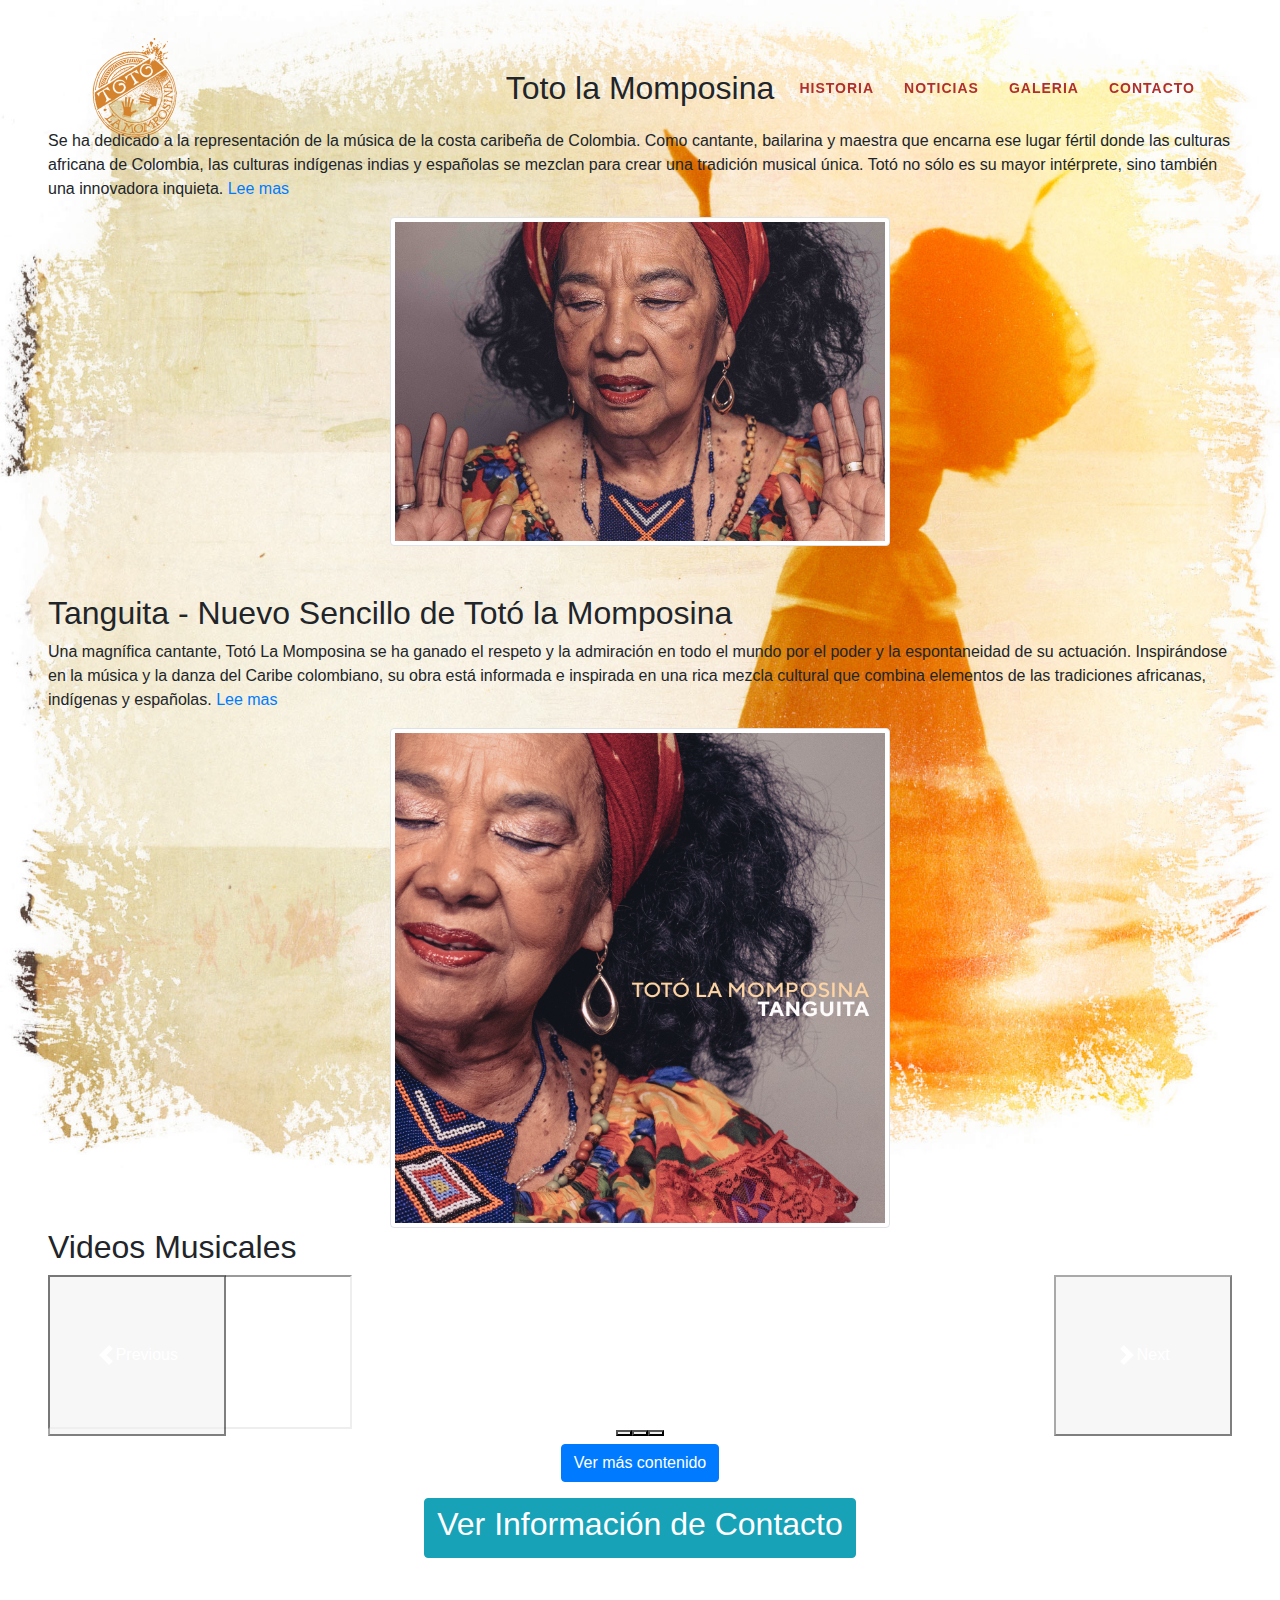
<file: index.html>
<!DOCTYPE html>
<html>
  <head>
    <meta charset="UTF-8" />
    <meta name="viewport" content="width=device-width, initial-scale=1.0" />

    <!-- Bootstrap CDN -->
    <link
      href="https://cdn.jsdelivr.net/npm/bootstrap@5.1.3/dist/css/bootstrap.min.css"
      rel="stylesheet"
      integrity="sha384-1BmE4kWBq78iYhFldvKuhfTAU6auU8tT94WrHftjDbrCEXSU1oBoqyl2QvZ6jIW3"
      crossorigin="anonymous"
    />

    <link
      rel="stylesheet"
      href="https://stackpath.bootstrapcdn.com/bootstrap/4.3.1/css/bootstrap.min.css"
      integrity="sha384-ggOyR0iXCbMQv3Xipma34MD+dH/1fQ784/j6cY/iJTQUOhcWr7x9JvoRxT2MZw1T"
      crossorigin="anonymous"
    />

    <link rel="stylesheet" href="./assets/css/normalize.css" />
    <link rel="stylesheet" href="./assets/css/style.css" />
    <link rel="stylesheet" href="./assets/css/newIndex.css" />
    <link rel="stylesheet" href="./assets/css/stylegaleria.css" />

    <title>Toto la momposina</title>
  </head>
  <body>
    <header class="main-header">
      <div class="container">
        <nav class="navbar navbar-expand-lg main-nav px-0">
          <a class="navbar-brand" href="./index.html">
            <img src="./assets/img/toto-logo.png" />
          </a>
          <button
            class="navbar-toggler"
            type="button"
            data-toggle="collapse"
            data-target="#mainMenu"
            aria-controls="mainMenu"
            aria-expanded="false"
            aria-label="Toggle navigation"
          >
            <span class="icon-bar icon-bar-1"></span>
            <span class="icon-bar icon-bar-2"></span>
            <span class="icon-bar icon-bar-3"></span>
          </button>
          <div class="collapse navbar-collapse" id="mainMenu">
            <ul class="navbar-nav ml-auto text-uppercase f1">
              <li>
                <a href="./historia.html">Historia</a>
              </li>
              <li>
                <a href="./noticias.html">Noticias</a>
              </li>
              <li>
                <a href="./galeria.html">Galeria</a>
              </li>
              <li>
                <a href="./contacto.html">Contacto</a>
              </li>
            </ul>
          </div>
        </nav>
      </div>
      <!-- /.container -->
    </header>

    <div class="p-5 h-100">
      <div class="d-flex align-items-center h-100 mb-5">
        <div class="">
          <h1 class="fw-bold text-center">Toto la Momposina</h1>
          <p class="fs-3">
            Se ha dedicado a la representación de la música de la costa caribeña
            de Colombia. Como cantante, bailarina y maestra que encarna ese
            lugar fértil donde las culturas africana de Colombia, las culturas
            indígenas indias y españolas se mezclan para crear una tradición
            musical única. Totó no sólo es su mayor intérprete, sino también una
            innovadora inquieta. <a href="historia.html">Lee mas</a>
          </p>
          <img
            class="img-thumbnail mx-auto d-block img-500"
            src="./assets/img/toto-la-momposina.jpeg"
            alt="toto-la-momposina.jpeg"
          />
        </div>
      </div>

      <div class="d-flex align-items-center h-100">
        <div class="">
          <h2 class="fw-bold">
            Tanguita - Nuevo Sencillo de Totó la Momposina
          </h2>
          <p class="fs-3">
            Una magnífica cantante, Totó La Momposina se ha ganado el respeto y
            la admiración en todo el mundo por el poder y la espontaneidad de su
            actuación. Inspirándose en la música y la danza del Caribe
            colombiano, su obra está informada e inspirada en una rica mezcla
            cultural que combina elementos de las tradiciones africanas,
            indígenas y españolas.
            <a href="noticias.html">Lee mas</a>
          </p>
          <img
            class="img-thumbnail mx-auto d-block img-500"
            src="./assets/img/TLM_Tanguita2.jpg"
            alt="toto-la-momposina.jpeg"
          />
        </div>
      </div>

      <div class="">
        <h2 class="fw-bold">Videos Musicales</h2>
        <div
          id="carouselExampleIndicators"
          class="carousel slide"
          data-bs-ride="carousel"
        >
          <div class="carousel-indicators">
            <button
              type="button"
              data-bs-target="#carouselExampleIndicators"
              data-bs-slide-to="0"
              class="active"
              aria-current="true"
              aria-label="Slide 1"
            ></button>
            <button
              type="button"
              data-bs-target="#carouselExampleIndicators"
              data-bs-slide-to="1"
              aria-label="Slide 2"
            ></button>
            <button
              type="button"
              data-bs-target="#carouselExampleIndicators"
              data-bs-slide-to="2"
              aria-label="Slide 3"
            ></button>
          </div>
          <div class="carousel-inner">
            <div class="carousel-item active ratio ratio-21x9">
              <iframe
                src="https://www.youtube.com/embed/3wN5YcDTx0Y"
                title="YouTube video player"
                allow="accelerometer; autoplay; clipboard-write; encrypted-media; gyroscope; picture-in-picture"
                allowfullscreen
              ></iframe>
            </div>
            <div class="carousel-item ratio ratio-21x9">
              <iframe
                src="https://www.youtube.com/embed/LnmtdHiKdTE"
                title="YouTube video player"
                allow="accelerometer; autoplay; clipboard-write; encrypted-media; gyroscope; picture-in-picture"
                allowfullscreen
              ></iframe>
            </div>
            <div class="carousel-item ratio ratio-21x9">
              <iframe
                src="https://www.youtube.com/embed/xObESuNVEgw"
                title="YouTube video player"
                allow="accelerometer; autoplay; clipboard-write; encrypted-media; gyroscope; picture-in-picture"
                allowfullscreen
              ></iframe>
            </div>
          </div>
          <button
            class="carousel-control-prev"
            type="button"
            data-bs-target="#carouselExampleIndicators"
            data-bs-slide="prev"
          >
            <span class="carousel-control-prev-icon" aria-hidden="true"></span>
            <span class="visually-hidden">Previous</span>
          </button>
          <button
            class="carousel-control-next"
            type="button"
            data-bs-target="#carouselExampleIndicators"
            data-bs-slide="next"
          >
            <span class="carousel-control-next-icon" aria-hidden="true"></span>
            <span class="visually-hidden">Next</span>
          </button>
        </div>
        <div class="p-2 text-center">
          <a class="btn btn-primary" href="#carouselExample./galeria.html"
            >Ver más contenido</a
          >
        </div>
      </div>

      <div class="p-2 text-center">
        <a href="./contacto.html" class="btn btn-info">
          <h2>Ver Información de Contacto</h2>
        </a>
      </div>
    </div>

    <!-- Bootstrap Bundle JS -->
    <script
      src="https://cdn.jsdelivr.net/npm/bootstrap@5.1.3/dist/js/bootstrap.bundle.min.js"
      integrity="sha384-ka7Sk0Gln4gmtz2MlQnikT1wXgYsOg+OMhuP+IlRH9sENBO0LRn5q+8nbTov4+1p"
      crossorigin="anonymous"
    ></script>
  </body>
</html>
</file>
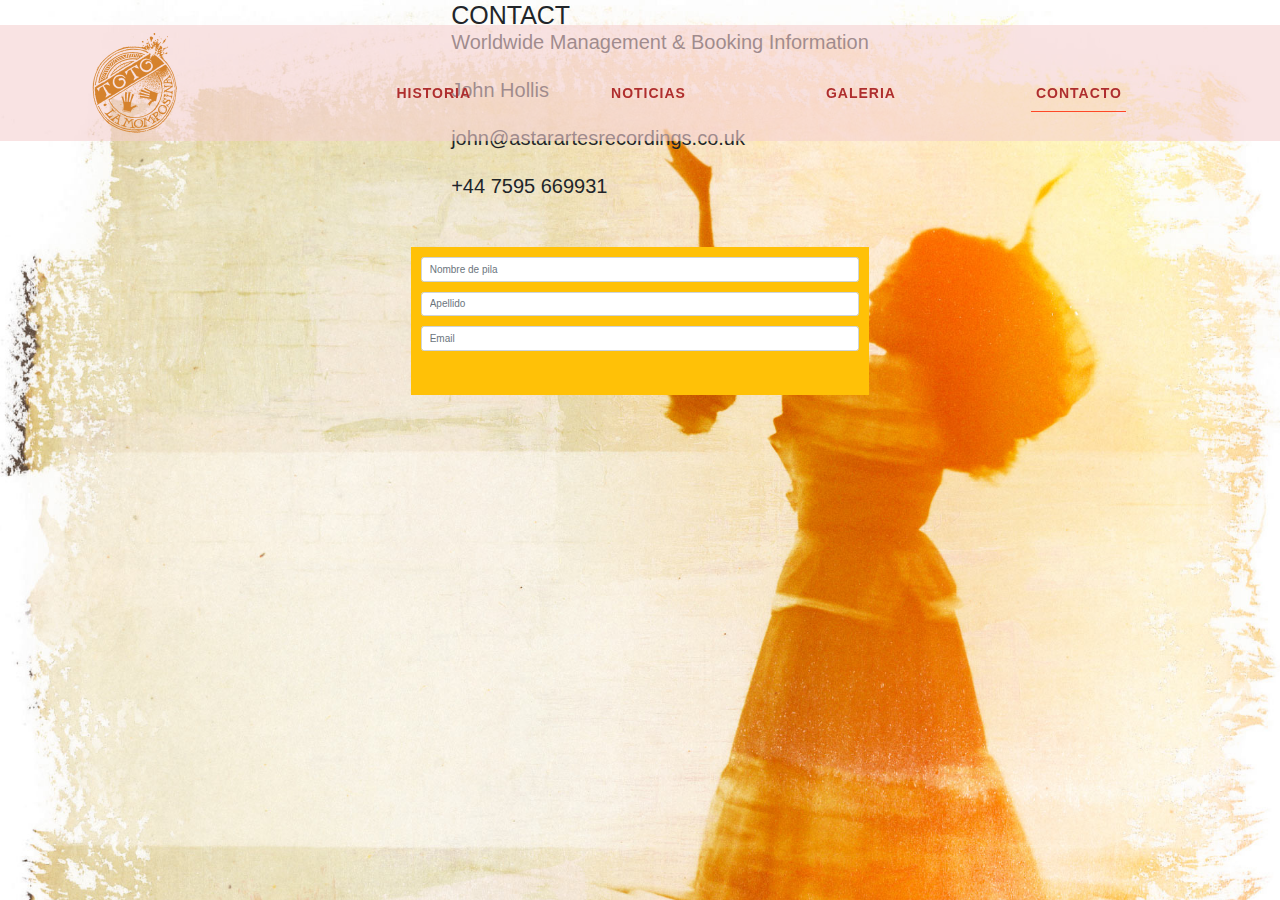
<file: contacto.html>
<!DOCTYPE html>
<html lang="en">
<head>
  <meta charset="UTF-8" />
  <meta name="viewport" content="width=device-width, initial-scale=1.0" />
  <link rel="stylesheet" href="./assets/css/index.css" />
  <link rel="stylesheet" href="./assets/css/normalize.css" />
  <link rel="stylesheet" href="./assets/css/styleContacto.css" />
  <link rel="stylesheet" href="./assets/css/stylegaleria.css" />
  <title>CONTACT | Totó La Momposina</title>

  <link href="https://cdn.jsdelivr.net/npm/bootstrap@5.1.3/dist/css/bootstrap.min.css" rel="stylesheet" integrity="sha384-1BmE4kWBq78iYhFldvKuhfTAU6auU8tT94WrHftjDbrCEXSU1oBoqyl2QvZ6jIW3" crossorigin="anonymous">
  <link
      rel="stylesheet"
      href="https://stackpath.bootstrapcdn.com/bootstrap/4.3.1/css/bootstrap.min.css"
      integrity="sha384-ggOyR0iXCbMQv3Xipma34MD+dH/1fQ784/j6cY/iJTQUOhcWr7x9JvoRxT2MZw1T"
      crossorigin="anonymous"
  />


</head>
<body>
    <header class="main-header">
      <div class="container">
        <nav class="navbar navbar-expand-lg main-nav px-0">
          <a class="navbar-brand" href="./index.html">
            <img src="./assets/img/toto-logo.png" />
          </a>
          <button
            class="navbar-toggler"
            type="button"
            data-toggle="collapse"
            data-target="#mainMenu"
            aria-controls="mainMenu"
            aria-expanded="false"
            aria-label="Toggle navigation"
          >
            <span class="icon-bar icon-bar-1"></span>
            <span class="icon-bar icon-bar-2"></span>
            <span class="icon-bar icon-bar-3"></span>
          </button>
          <div class="collapse navbar-collapse" id="mainMenu">
            <ul class="navbar-nav ml-auto text-uppercase f1">
              <li>
                <a href="./historia.html">Historia</a>
              </li>
              <li>
                <a href="./noticias.html">Noticias</a>
              </li>
              <li>
                <a href="./galeria.html">Galeria</a>
              </li>
              <li>
                <a href="./contacto.html" class="active active-first">Contacto</a>
              </li>
            </ul>
          </div>
        </nav>
      </div>
      <!-- /.container -->
    </header>

    <div class= "h-100 d-flex justify-content-center flex-column align-items-center">

      <div class="">

            <h2>
              <ol>
                <h1>CONTACT</h1>
                <div>Worldwide Management &  Booking Information</div> <br>
              <div>John Hollis</div><br>
              <div>john@astarartesrecordings.co.uk</div><br>
              <div>+44 7595 669931</div><br>
            </h2>
              </ol>
            <br>
            <div class="formulario">
            <div class="container-sm p-3 mb-2 bg-warning text-dark">
              <!-- formulario -->
              <div class="mb-3">
                <!-- <label for="formGroupExampleInput" class="form-label">Example label</label> -->
                <input type="text" class="form-control" id="formGroupExampleInput" placeholder="Nombre de pila">
              </div>
              <div class="mb-3">
                <!-- <label for="formGroupExampleInput2" class="form-label">Another label</label> -->
                <input type="text" class="form-control" id="formGroupExampleInput2" placeholder="Apellido">
              </div>
               <!-- email -->
               <div class="mb-3">
                <!-- <label for="formGroupExampleInput2" class="form-label">Another label</label> -->
                <input type="email" class="form-control" id="inputEmail3" placeholder="Email">  
              </div>
              <!-- FIN formulario -->

              <!-- BOTÓN SUSCRIBIR -->
              <div class="d-grid gap-2">
                <button type="button" class="btn btn-outline-warning btn btn-outline-warning d-grid gap-2 " aria-pressed="true">Suscribete</button>
            </div>
          </div>
            </div>
           </div>
        </div>
      </div> 

          

      <script src="https://cdn.jsdelivr.net/npm/bootstrap@5.1.3/dist/js/bootstrap.bundle.min.js" integrity="sha384-ka7Sk0Gln4gmtz2MlQnikT1wXgYsOg+OMhuP+IlRH9sENBO0LRn5q+8nbTov4+1p" crossorigin="anonymous"></script>

</body>
</html>
</file>
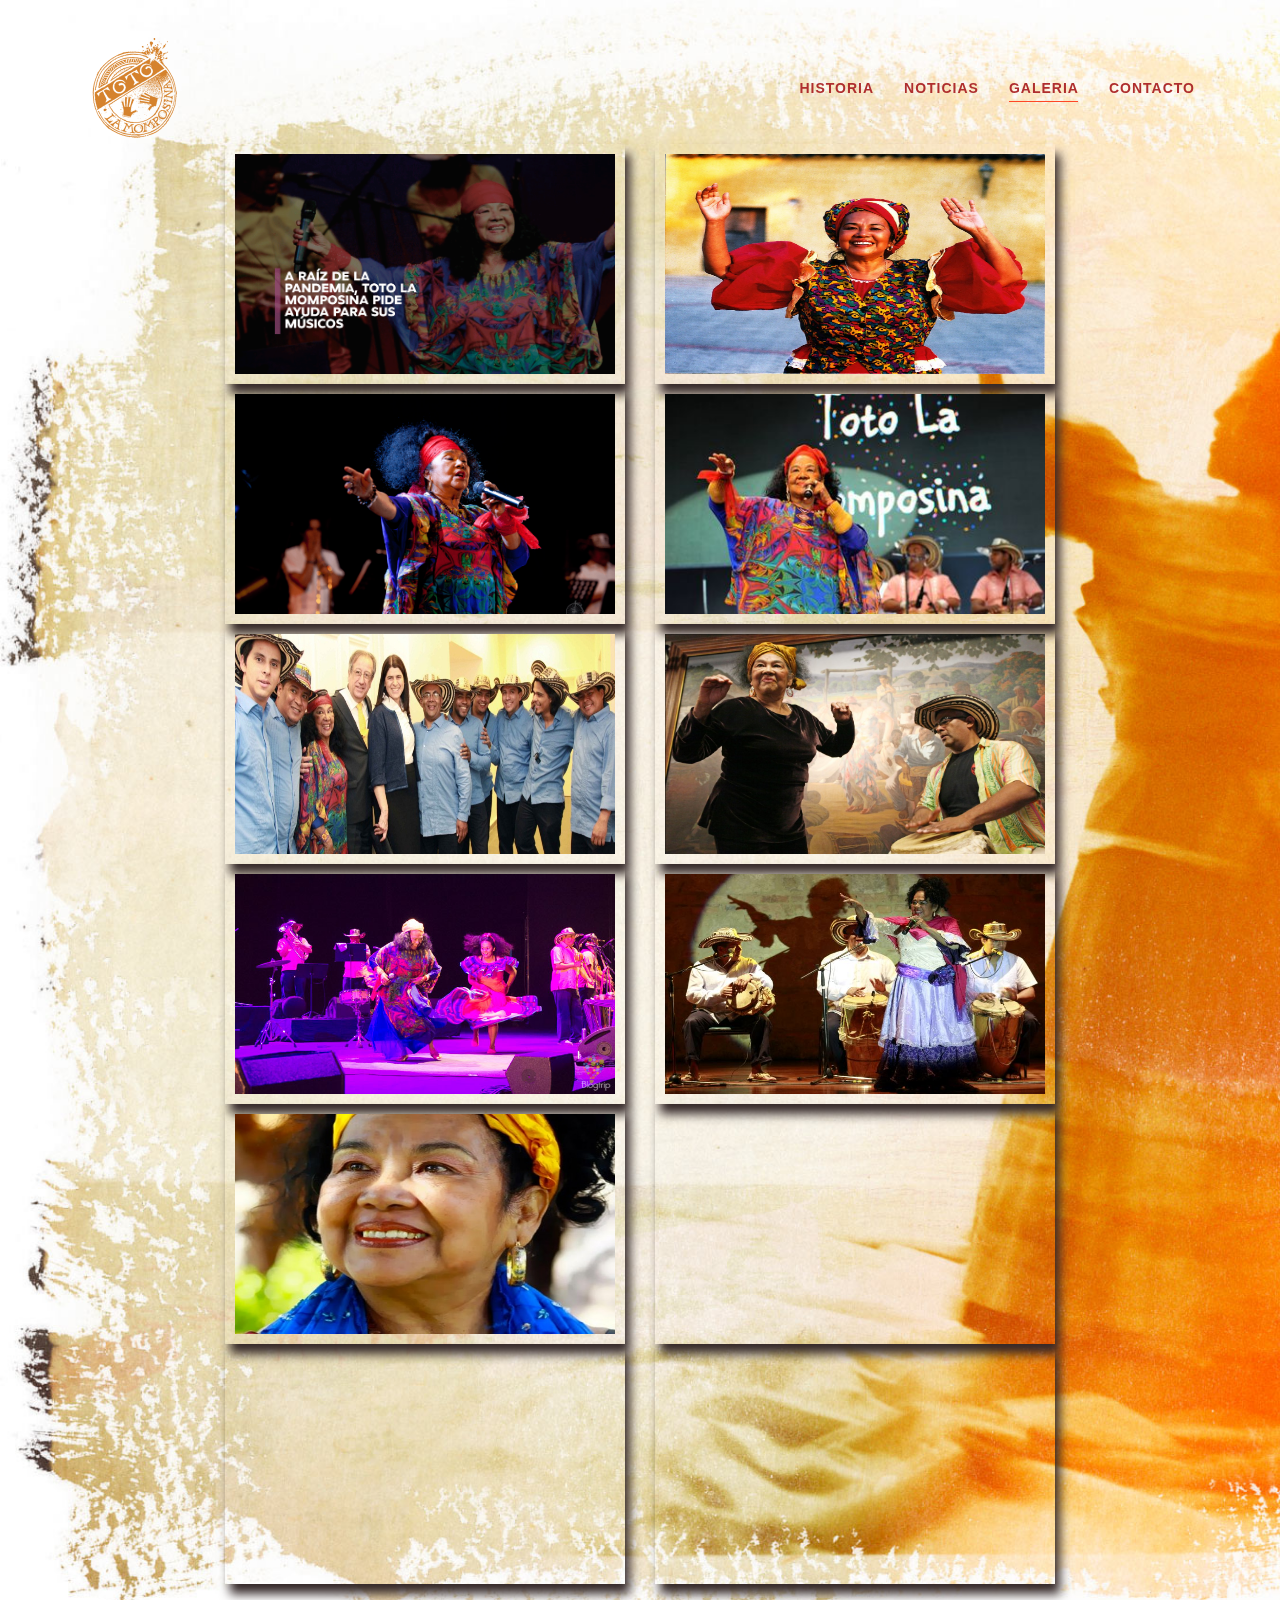
<file: galeria.html>
<html>
  <head>
    <meta charset="UTF-8" />
    <meta name="viewport" content="width=device-width, initial-scale=1.0" />

    <link
      href="https://cdn.jsdelivr.net/npm/bootstrap@5.1.3/dist/css/bootstrap.min.css"
      rel="stylesheet"
      integrity="sha384-1BmE4kWBq78iYhFldvKuhfTAU6auU8tT94WrHftjDbrCEXSU1oBoqyl2QvZ6jIW3"
      crossorigin="anonymous"
    />

    <link
      rel="stylesheet"
      href="https://stackpath.bootstrapcdn.com/bootstrap/4.3.1/css/bootstrap.min.css"
      integrity="sha384-ggOyR0iXCbMQv3Xipma34MD+dH/1fQ784/j6cY/iJTQUOhcWr7x9JvoRxT2MZw1T"
      crossorigin="anonymous"
    />

    <link rel="stylesheet" href="./assets/css/stylegaleria.css" />

    <title>Toto la momposina</title>
  </head>
  <body>
    <header class="main-header">
      <div class="container">
        <nav class="navbar navbar-expand-lg main-nav px-0">
          <a class="navbar-brand" href="./index.html">
            <img src="./assets/img/toto-logo.png" />
          </a>
          <button
            class="navbar-toggler"
            type="button"
            data-toggle="collapse"
            data-target="#mainMenu"
            aria-controls="mainMenu"
            aria-expanded="false"
            aria-label="Toggle navigation"
          >
            <span class="icon-bar icon-bar-1"></span>
            <span class="icon-bar icon-bar-2"></span>
            <span class="icon-bar icon-bar-3"></span>
          </button>
          <div class="collapse navbar-collapse" id="mainMenu">
            <ul class="navbar-nav ml-auto text-uppercase f1">
              <li>
                <a href="./historia.html">Historia</a>
              </li>
              <li>
                <a href="./noticias.html">Noticias</a>
              </li>
              <li>
                <a href="./galeria.html" class="active active-first">Galeria</a>
              </li>
              <li>
                <a href="./contacto.html">Contacto</a>
              </li>
            </ul>
          </div>
        </nav>
      </div>
      <!-- /.container -->
    </header>

    <section>
      <div class="container">
        <div class="pt-5">
          <div class="py-5 mt-5">
            <div class="row justify-content-md-center">
              <div class="col-md-auto">
                <img class="image" src="./assets/img/toto_01.jpg" alt="">
              </div>
              <div class="col-md-auto">
                <img class="image" src="./assets/img/toto_02.jpg" alt="">
              </div>
              <div class="col-md-auto">
                <img class="image" src="./assets/img/toto_03.jpg" alt="">
              </div>
              <div class="col-md-auto">
                <img class="image" src="./assets/img/toto_04.jpg" alt="">
              </div>
              <div class="col-md-auto">
                <img class="image" src="./assets/img/toto_05.jpg" alt="">
              </div>
              <div class="col-md-auto">
                <img class="image" src="./assets/img/toto_06.jpg" alt="">
              </div>
              <div class="col-md-auto">
                <img class="image" src="./assets/img/toto_07.jpg" alt="">
              </div>
              <div class="col-md-auto">
                <img class="image" src="./assets/img/toto_08.jpg" alt="">
              </div>
              <div class="col-md-auto">
                <img class="image" src="./assets/img/toto_09.jpg" alt="">
              </div>
              <div class="col-md-auto">
                <iframe class="image" src="https://www.youtube.com/embed/LnmtdHiKdTE" title="YouTube video player" frameborder="0" allowfullscreen></iframe>              </div>
              <div class="col-md-auto">
                <iframe class="image" src="https://www.youtube.com/embed/IPIsVpn8XM4" title="YouTube video player" frameborder="0" allowfullscreen></iframe>              </div>
              <div class="col-md-auto">
                <iframe class="image" src="https://www.youtube.com/embed/z5trCPFeq3c" title="YouTube video player" frameborder="0" allowfullscreen></iframe>              </div>
            </div>
          </div>
        </div>
      </div>
    </section>

    <script src="https://cdnjs.cloudflare.com/ajax/libs/jquery/2.1.1/jquery.min.js"></script>
    <script
      src="https://cdnjs.cloudflare.com/ajax/libs/popper.js/1.14.7/umd/popper.min.js"
      integrity="sha384-UO2eT0CpHqdSJQ6hJty5KVphtPhzWj9WO1clHTMGa3JDZwrnQq4sF86dIHNDz0W1"
      crossorigin="anonymous"
    ></script>
    <script
      src="https://stackpath.bootstrapcdn.com/bootstrap/4.3.1/js/bootstrap.min.js"
      integrity="sha384-JjSmVgyd0p3pXB1rRibZUAYoIIy6OrQ6VrjIEaFf/nJGzIxFDsf4x0xIM+B07jRM"
      crossorigin="anonymous"
    ></script>
    <script
      src="https://cdn.jsdelivr.net/npm/bootstrap@5.1.3/dist/js/bootstrap.bundle.min.js"
      integrity="sha384-ka7Sk0Gln4gmtz2MlQnikT1wXgYsOg+OMhuP+IlRH9sENBO0LRn5q+8nbTov4+1p"
      crossorigin="anonymous"
    ></script>
  </body>
</html>
</file>
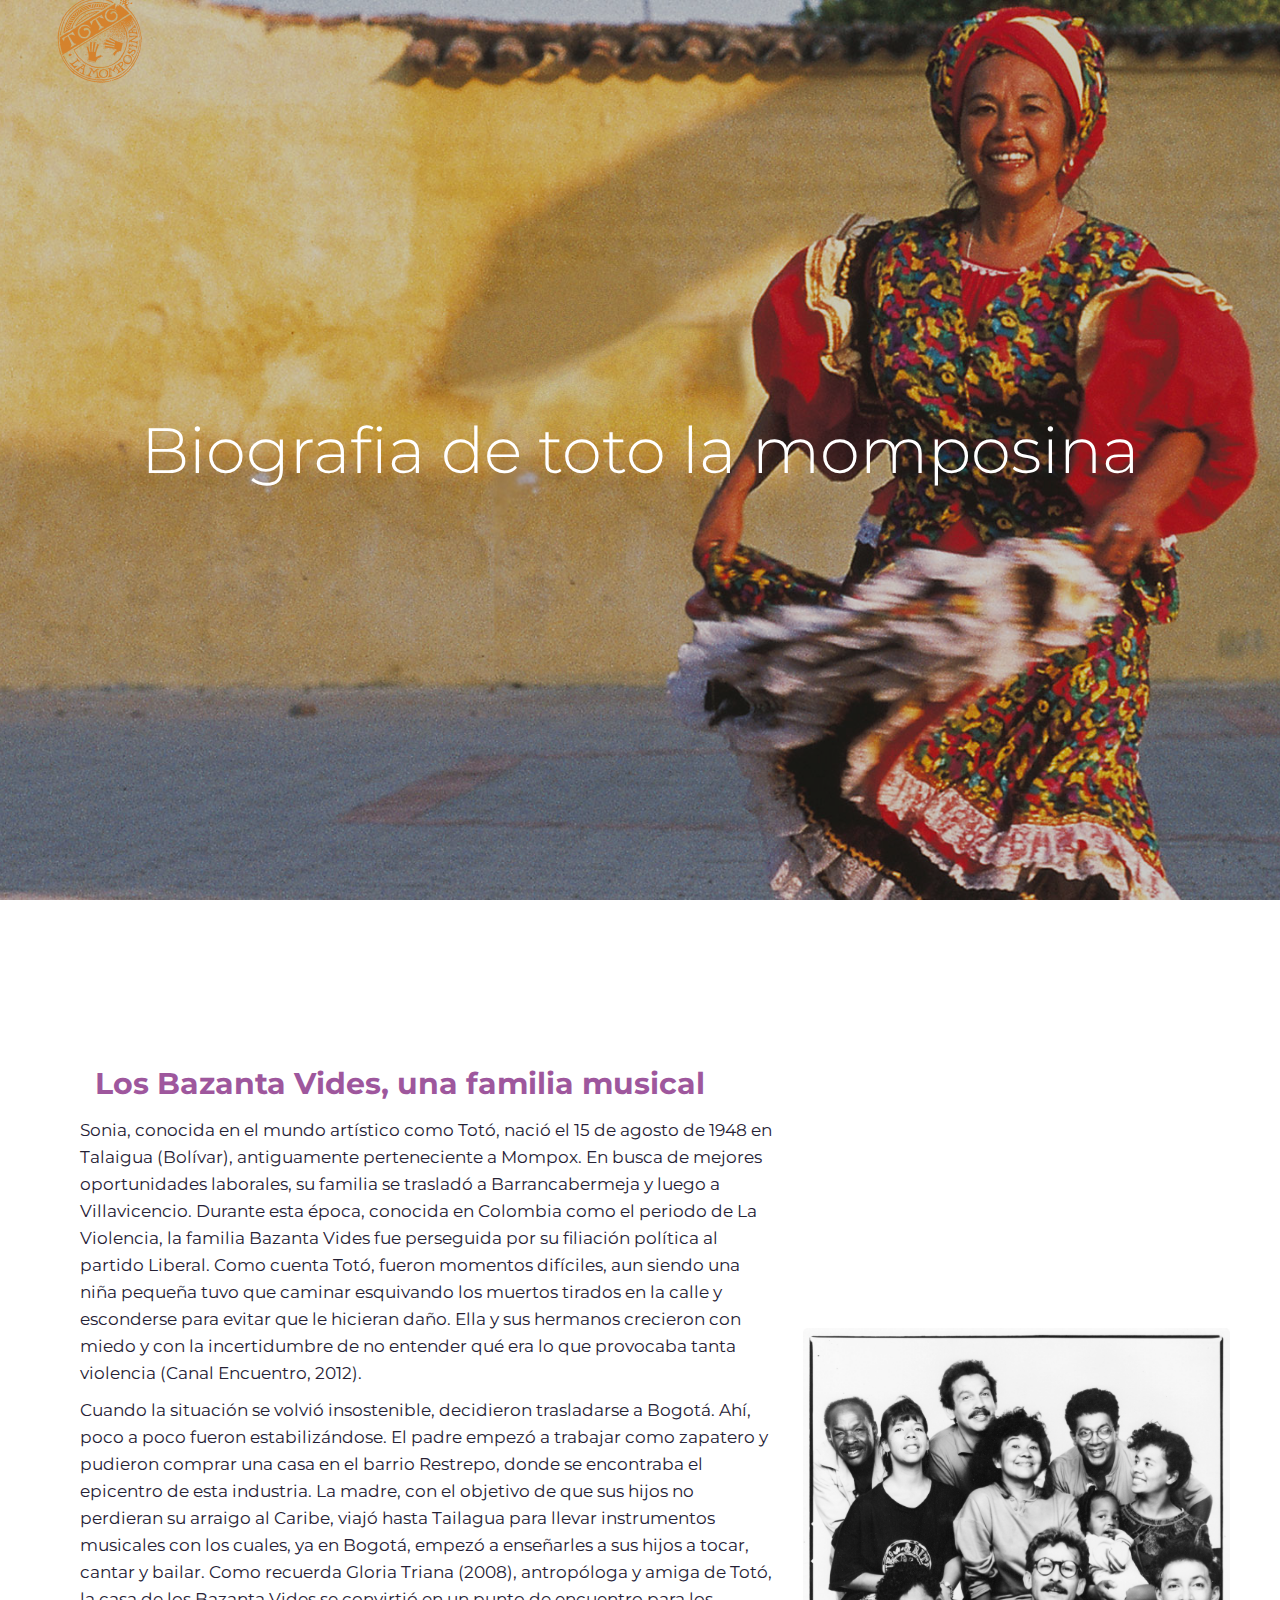
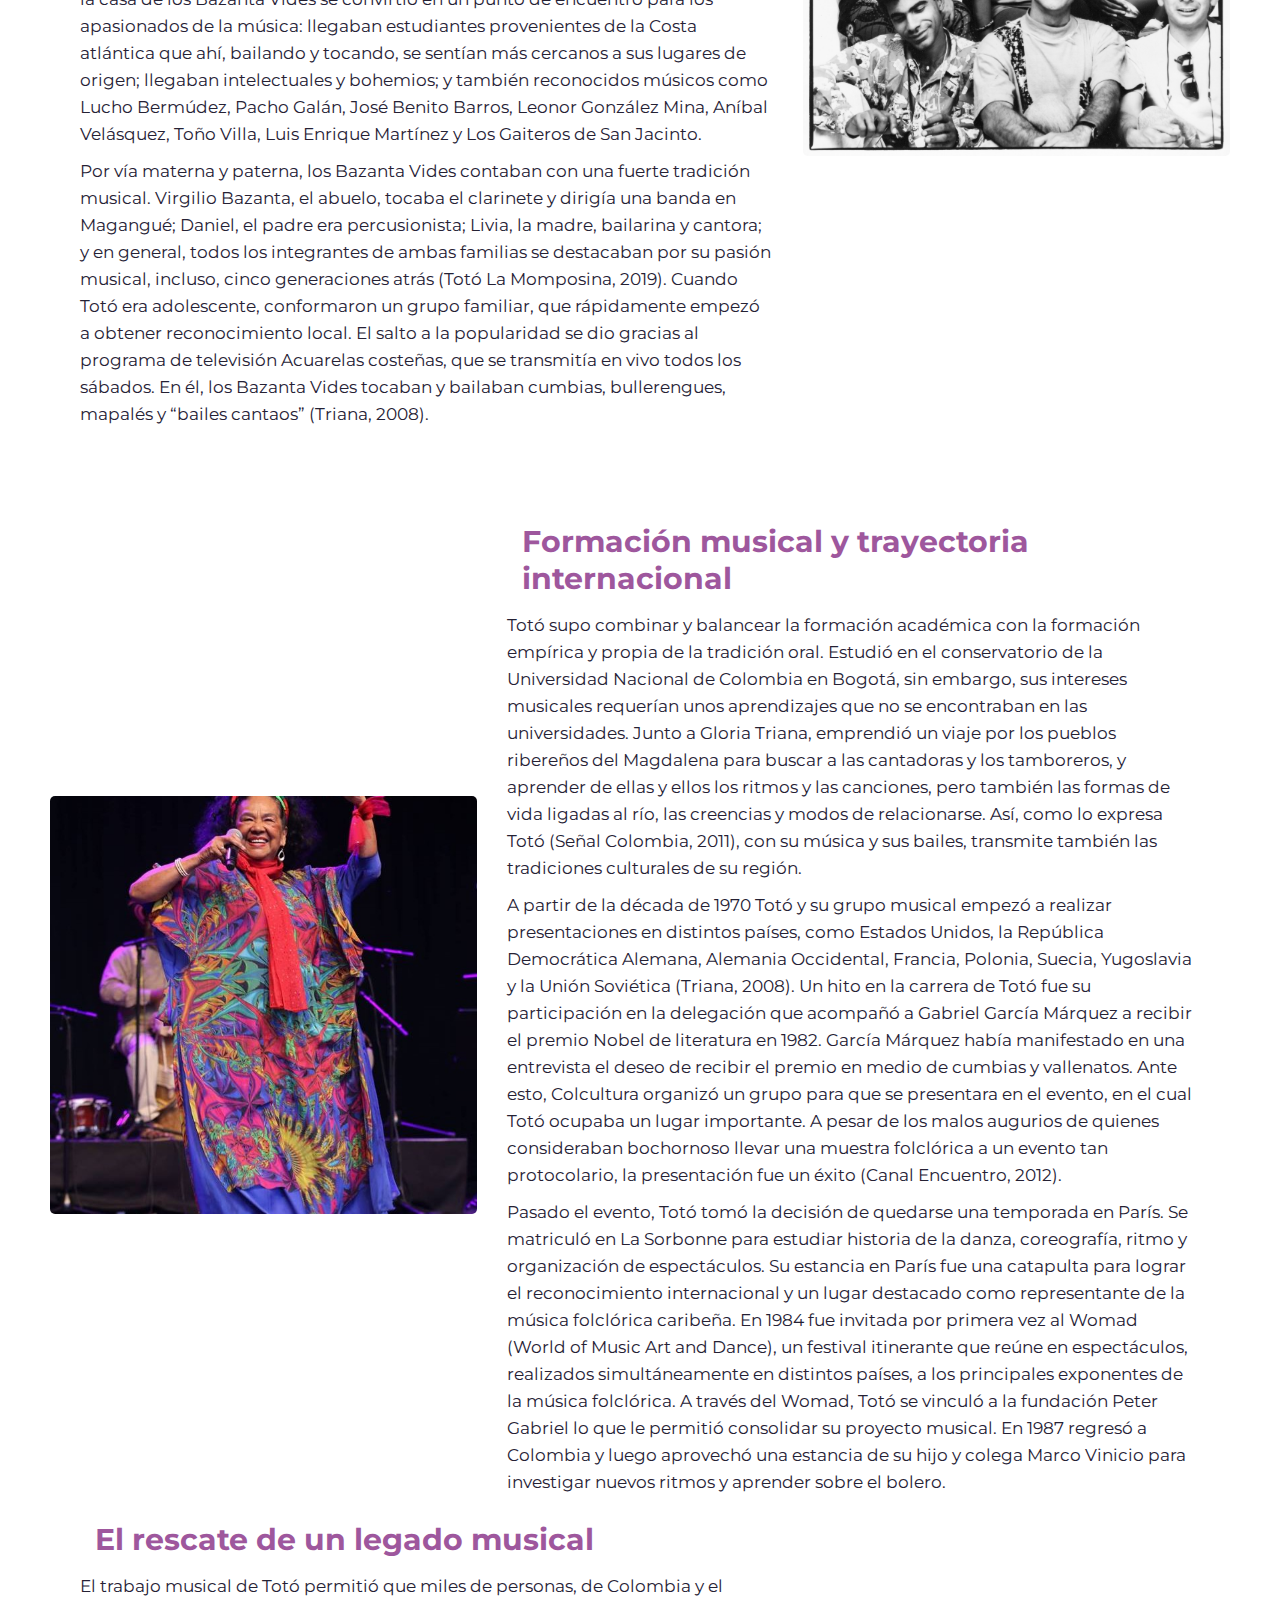
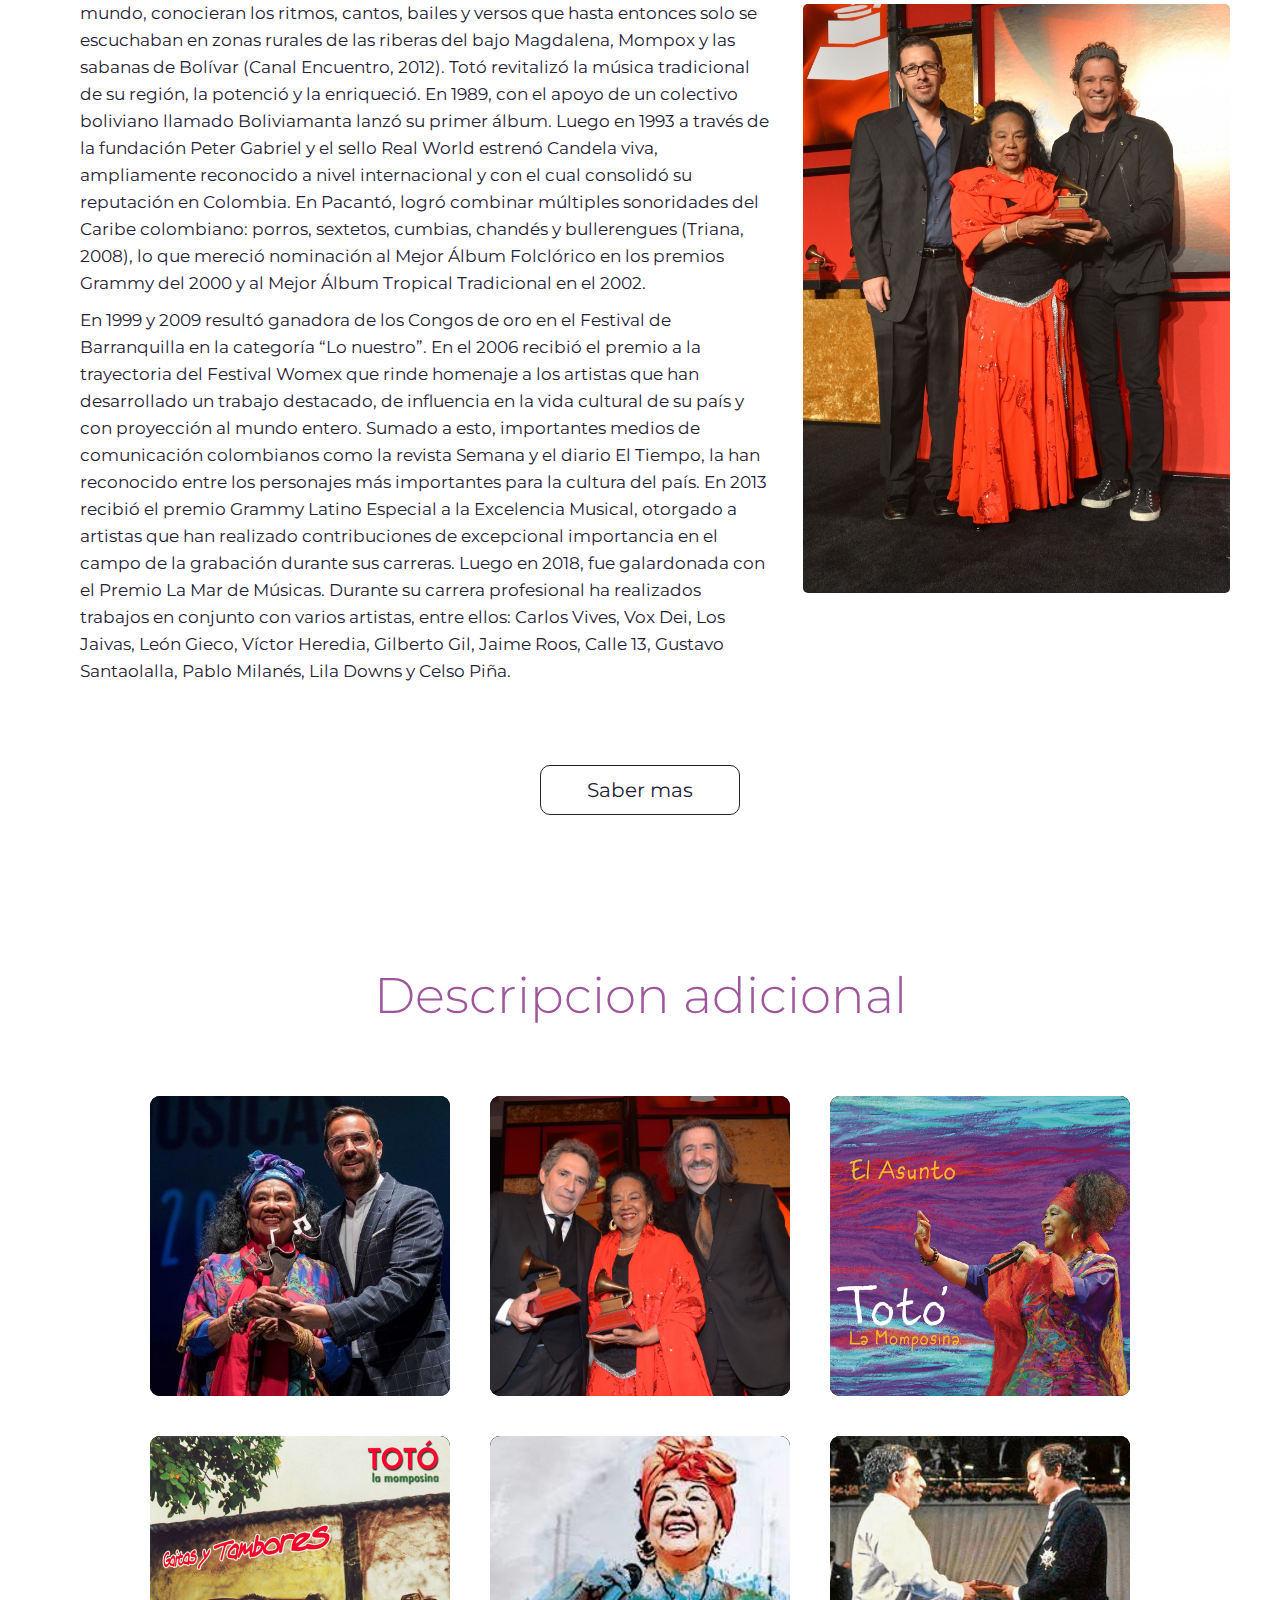
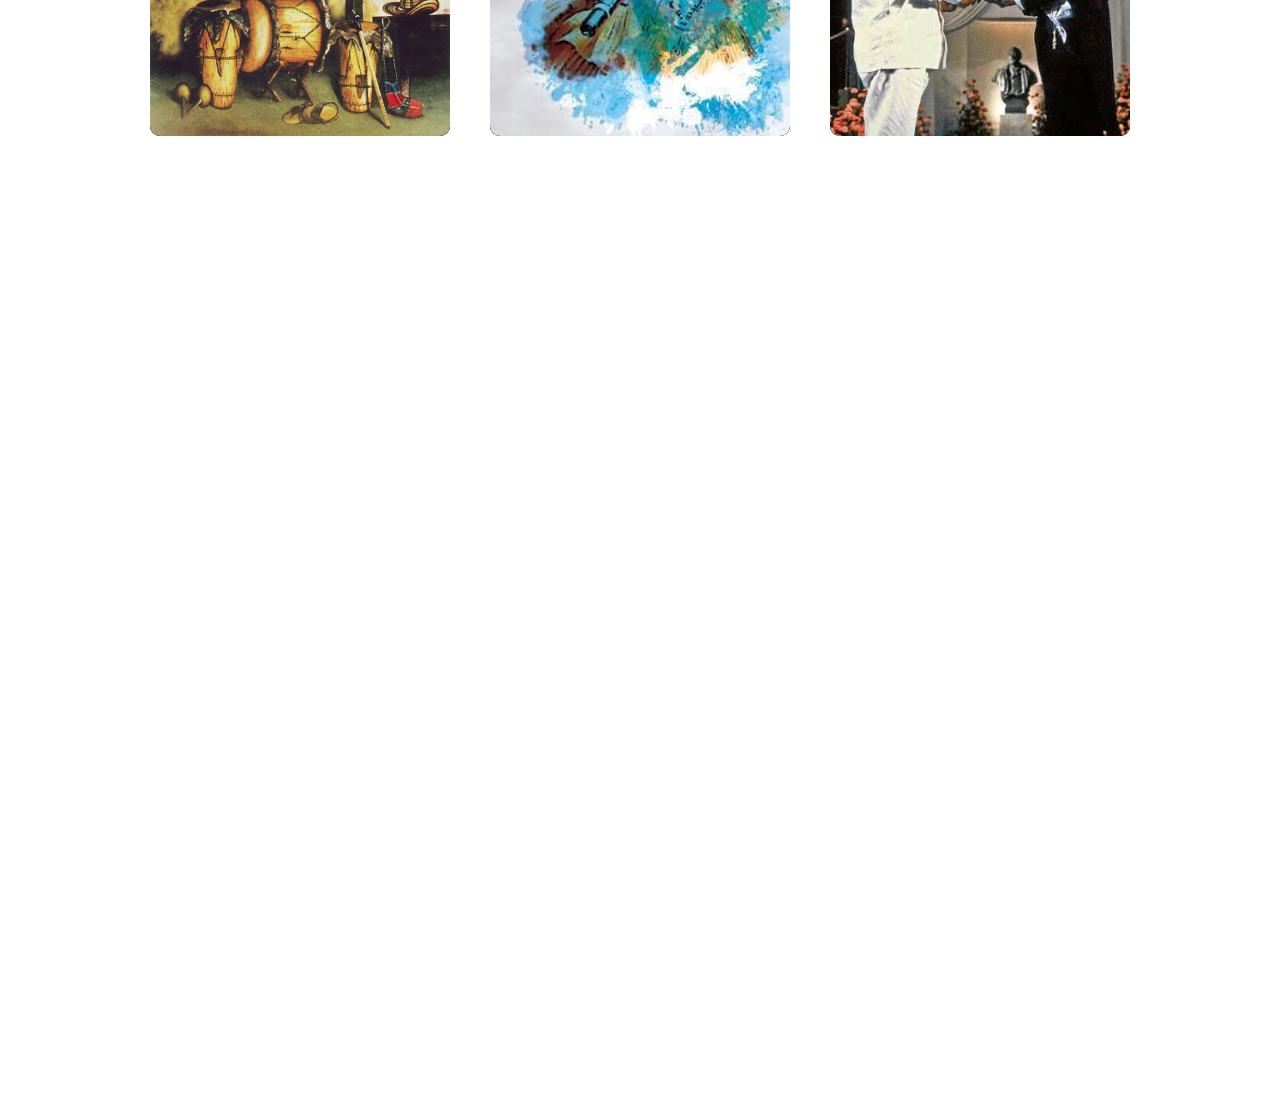
<file: historia.html>
<!DOCTYPE html>
<html lang="es">
<head>
	<title>Sweet Pets - Inicio</title>
	<meta name="viewport" content="width=device-width, initial-scale=1.0">
	<link href="https://fonts.googleapis.com/css?family=Montserrat&display=swap" rel="stylesheet">
	<link rel="stylesheet" type="text/css" href="./assets/css/styles.css">
</head>
<body>

   <!-- Menu de navegacion -->
   <header>
   	<nav class="nav">
   		<div class="logo">
   			<img src="./assets/img/toto-logo.png">
   		</div>
     
     



   	</nav>

   	<div class="img-header">
   		<div class="degradade"></div>
   		<div class="welcome">
   			<h1>Biografia de  toto la momposina</h1>
   		</div>
   	</div>

   </header>


   <!-- Menu de navegacion -->

<main>
   <!-- Acerca de -->
   
   <section class="acerca-de">
     
     <div class="left">
       <div class="info">
         <h2>Los Bazanta Vides, una familia musical</h2>
         <p>Sonia, conocida en el mundo artístico como Totó, nació el 15 de agosto de 1948 en Talaigua (Bolívar), antiguamente perteneciente a Mompox. En busca de mejores oportunidades laborales, su familia se trasladó a Barrancabermeja y luego a Villavicencio. Durante esta época, conocida en Colombia como el periodo de La Violencia, la familia Bazanta Vides fue perseguida por su filiación política al partido Liberal. Como cuenta Totó, fueron momentos difíciles, aun siendo una niña pequeña tuvo que caminar esquivando los muertos tirados en la calle y esconderse para evitar que le hicieran daño. Ella y sus hermanos crecieron con miedo y con la incertidumbre de no entender qué era lo que provocaba tanta violencia (Canal Encuentro, 2012).</p>

         <p>Cuando la situación se volvió insostenible, decidieron trasladarse a Bogotá. Ahí, poco a poco fueron estabilizándose. El padre empezó a trabajar como zapatero y pudieron comprar una casa en el barrio Restrepo, donde se encontraba el epicentro de esta industria. La madre, con el objetivo de que sus hijos no perdieran su arraigo al Caribe, viajó hasta Tailagua para llevar instrumentos musicales con los cuales, ya en Bogotá, empezó a enseñarles a sus hijos a tocar, cantar y bailar. Como recuerda Gloria Triana (2008), antropóloga y amiga de Totó, la casa de los Bazanta Vides se convirtió en un punto de encuentro para los apasionados de la música: llegaban estudiantes provenientes de la Costa atlántica que ahí, bailando y tocando, se sentían más cercanos a sus lugares de origen; llegaban intelectuales y bohemios; y también reconocidos músicos como Lucho Bermúdez, Pacho Galán, José Benito Barros, Leonor González Mina, Aníbal Velásquez, Toño Villa, Luis Enrique Martínez y Los Gaiteros de San Jacinto.</p>

         <p>Por vía materna y paterna, los Bazanta Vides contaban con una fuerte tradición musical. Virgilio Bazanta, el abuelo, tocaba el clarinete y dirigía una banda en Magangué; Daniel, el padre era percusionista; Livia, la madre, bailarina y cantora; y en general, todos los integrantes de ambas familias se destacaban por su pasión musical, incluso, cinco generaciones atrás (Totó La Momposina, 2019). Cuando Totó era adolescente, conformaron un grupo familiar, que rápidamente empezó a obtener reconocimiento local. El salto a la popularidad se dio gracias al programa de televisión Acuarelas costeñas, que se transmitía en vivo todos los sábados. En él, los Bazanta Vides tocaban y bailaban cumbias, bullerengues, mapalés y “bailes cantaos” (Triana, 2008).</p>
       </div>
       <div class="acerca-img"><img src="./assets/img/toto4.jpg"></div>
     </div>

     <div class="right">
      <div class="acerca-img"><img src="./assets/img/toto5.jpg"></div>
       <div class="info">
         <h2>Formación musical y trayectoria internacional</h2>
         <p>Totó supo combinar y balancear la formación académica con la formación empírica y propia de la tradición oral. Estudió en el conservatorio de la Universidad Nacional de Colombia en Bogotá, sin embargo, sus intereses musicales requerían unos aprendizajes que no se encontraban en las universidades. Junto a Gloria Triana, emprendió un viaje por los pueblos ribereños del Magdalena para buscar a las cantadoras y los tamboreros, y aprender de ellas y ellos los ritmos y las canciones, pero también las formas de vida ligadas al río, las creencias y modos de relacionarse. Así, como lo expresa Totó (Señal Colombia, 2011), con su música y sus bailes, transmite también las tradiciones culturales de su región.</p>

         <p>A partir de la década de 1970 Totó y su grupo musical empezó a realizar presentaciones en distintos países, como Estados Unidos, la República Democrática Alemana, Alemania Occidental, Francia, Polonia, Suecia, Yugoslavia y la Unión Soviética (Triana, 2008). Un hito en la carrera de Totó fue su participación en la delegación que acompañó a Gabriel García Márquez a recibir el premio Nobel de literatura en 1982. García Márquez había manifestado en una entrevista el deseo de recibir el premio en medio de cumbias y vallenatos. Ante esto, Colcultura organizó un grupo para que se presentara en el evento, en el cual Totó ocupaba un lugar importante. A pesar de los malos augurios de quienes consideraban bochornoso llevar una muestra folclórica a un evento tan protocolario, la presentación fue un éxito (Canal Encuentro, 2012).</p>

         <p>Pasado el evento, Totó tomó la decisión de quedarse una temporada en París. Se matriculó en La Sorbonne para estudiar historia de la danza, coreografía, ritmo y organización de espectáculos. Su estancia en París fue una catapulta para lograr el reconocimiento internacional y un lugar destacado como representante de la música folclórica caribeña. En 1984 fue invitada por primera vez al Womad (World of Music Art and Dance), un festival itinerante que reúne en espectáculos, realizados simultáneamente en distintos países, a los principales exponentes de la música folclórica. A través del Womad, Totó se vinculó a la fundación Peter Gabriel lo que le permitió consolidar su proyecto musical. En 1987 regresó a Colombia y luego aprovechó una estancia de su hijo y colega Marco Vinicio para investigar nuevos ritmos y aprender sobre el bolero.</p>
       </div>
     </div>

    <div class="left">
      <div class="info">
        <h2>El rescate de un legado musical</h2>
        <p>El trabajo musical de Totó permitió que miles de personas, de Colombia y el mundo, conocieran los ritmos, cantos, bailes y versos que hasta entonces solo se escuchaban en zonas rurales de las riberas del bajo Magdalena, Mompox y las sabanas de Bolívar (Canal Encuentro, 2012). Totó revitalizó la música tradicional de su región, la potenció y la enriqueció. En 1989, con el apoyo de un colectivo boliviano llamado Boliviamanta lanzó su primer álbum. Luego en 1993 a través de la fundación Peter Gabriel y el sello Real World estrenó Candela viva, ampliamente reconocido a nivel internacional y con el cual consolidó su reputación en Colombia. En Pacantó, logró combinar múltiples sonoridades del Caribe colombiano: porros, sextetos, cumbias, chandés y bullerengues (Triana, 2008), lo que mereció nominación al Mejor Álbum Folclórico en los premios Grammy del 2000 y al Mejor Álbum Tropical Tradicional en el 2002.</p>

        <p>En 1999 y 2009 resultó ganadora de los Congos de oro en el Festival de Barranquilla en la categoría “Lo nuestro”. En el 2006 recibió el premio a la trayectoria del Festival Womex que rinde homenaje a los artistas que han desarrollado un trabajo destacado, de influencia en la vida cultural de su país y con proyección al mundo entero. Sumado a esto, importantes medios de comunicación colombianos como la revista Semana y el diario El Tiempo, la han reconocido entre los personajes más importantes para la cultura del país. En 2013 recibió el premio Grammy Latino Especial a la Excelencia Musical, otorgado a artistas que han realizado contribuciones de excepcional importancia en el campo de la grabación durante sus carreras. Luego en 2018, fue galardonada con el Premio La Mar de Músicas. Durante su carrera profesional ha realizados trabajos en conjunto con varios artistas, entre ellos: Carlos Vives, Vox Dei, Los Jaivas, León Gieco, Víctor Heredia, Gilberto Gil, Jaime Roos, Calle 13, Gustavo Santaolalla, Pablo Milanés, Lila Downs y Celso Piña.</p>

        
      </div>
      <div class="acerca-img"><img src="./assets/img/toto6.jpg"></div>
    </div>
    <div class="read-more"><a href="#">Saber mas</a></div>


   </section>

   <!-- Acerca de -->

   <!-- Team -->
   
   <section class="team-pets">
     
   <h2>Descripcion adicional</h2>

   <div class="content-cards">
     
    <div class="card">
      <div class="card-content">
        <h4>Premios</h4>
        <p>_Grammy Latino Especial, Premio especial a la Excelencia Musical (2013)</p>
        <P>_Premio a la trayectoria del Festival Womex (2006)</p>
    <p>_Premio La Mar de Músicas (2018)</p>
        
      </div>
      <img src="./assets/img/toto7.jpg">
    </div>

    <div class="card">
      <div class="card-content">
        <h4>Reconocimientos</h4>
        <p>_Nominación al Mejor Álbum Folclórico, Premios Grammy (2000)</p>
        <P>_Nominación al Mejor Álbum Tropical Tradicional, Premios Grammy (2002)</P>
        <p>_Ganadora de los Congos de oro en el Festival de Barranquilla (1999 y 2009)</p>
      </div>
      <img src="./assets/img/toto8.jpg">
    </div>

    <div class="card">
      <div class="card-content">
        <h4>Álbumes</h4>
        <p>Pacantó (1989) MTM</p>
        <p>La candela viva (1993) MTM</p>
        <p>Carmelina (1996) Yard High</p>
        <p>La bodega (2008) MTM</p>
        <p>El asunto (2014) Sony Music</p>
        <p>Tambolero (2015) Real World Records</p>
      </div>
      <img src="./assets/img/totoh.jpg">
    </div>

    <div class="card">
      <div class="card-content">
        <h4>Compilaciones</h4>
        <p>Gaitas y tambores (2002) MTM</p>
        <p>Evolución: 20 años de Totó La Momposina (2003) Yard High, Real World Records</p>
        <p>Oye manita (2017) Astar</p>
        <p>La Verdolaga (2018) Real World Records</p>
      </div>
      <img src="./assets/img/totoi.jpg">
    </div>

    <div class="card">
      <div class="card-content">
        <h4>Cronología</h4>
        <p>1948:Nace “Totó La Momposina”</p>
        <p>1982:acompañó a Gabriel García </p>
        <p>1984:primera vez al WOMAD</p>
        <p>2000:Nominación al Mejor Álbum</p>
        <p>2006:Premio a la trayectoria</p>
        <p>2013:Grammy Latino Especial</p>
        <p>2018:Premio La Mar de Músicas</p>

      </div>
      <img src="./assets/img/totom.jpg">
    </div>

    <div class="card">
      <div class="card-content">
        <h4>Dato curioso</h4>
        <p>Las biografías incluyen el dato de que en 1982 Gabriel García Márquez le pidió que lo acompañara a Estocolmo, Suecia, para recibir junto a él el Premio Nobel de Literatura. “Según él, sólo yo podía corroborar con música lo que él había escrito en Cien años de soledad”.</p>
      </div>
      <img src="./assets/img/totop.jpg">
    </div>

   </div>

   </section>

  

   

   </section>

   
</main>
   

   <footer>
     <div class="deg-footer"></div>

     

   </footer>

  

</body>
</html>
</file>
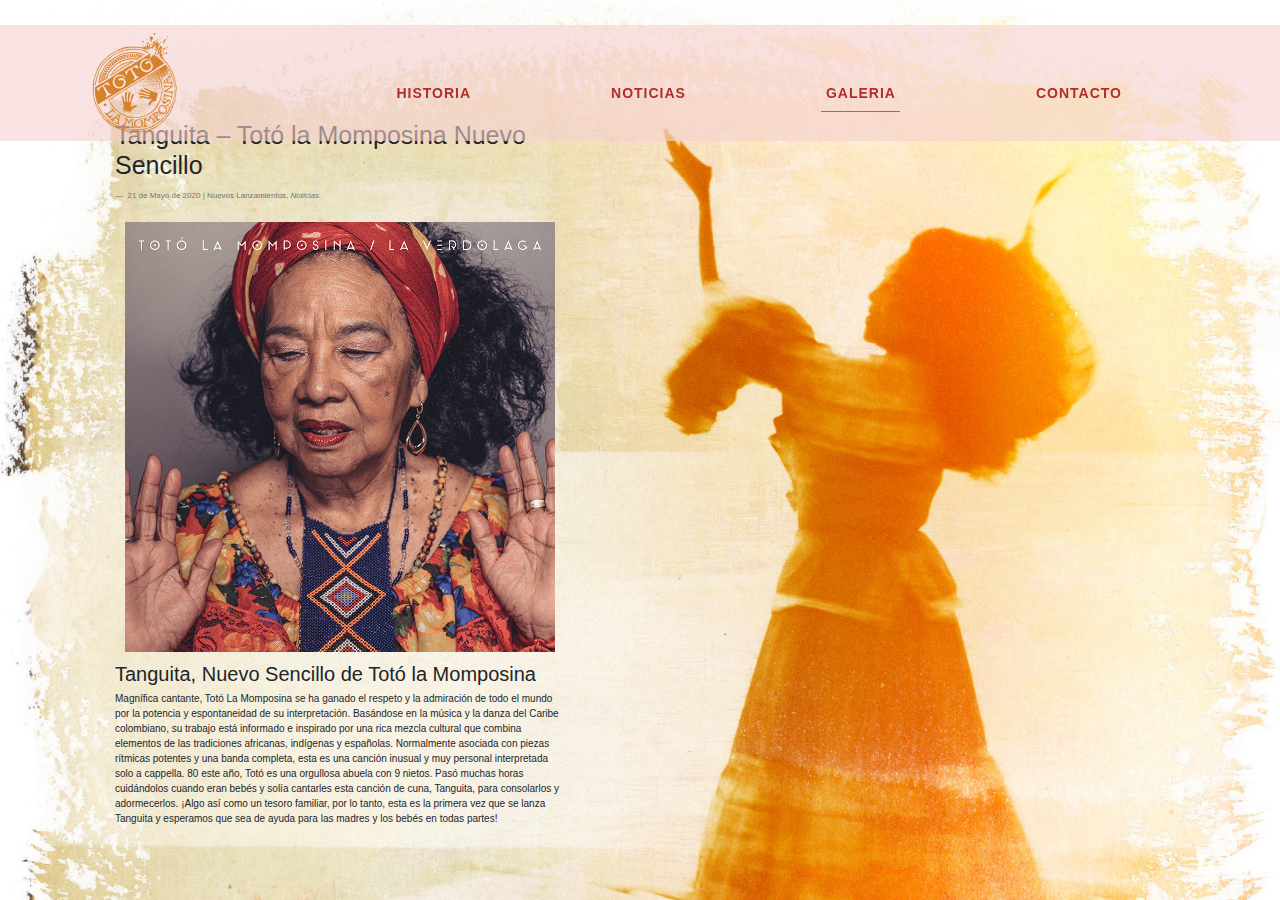
<file: noticias.html>
<!DOCTYPE html>
<html>
  <head>
    <meta charset="UTF-8" />
    <meta name="viewport" content="width=device-width, initial-scale=1.0" />

    <link rel="stylesheet" href="./assets/css/index.css" />
    <link
      href="https://cdn.jsdelivr.net/npm/bootstrap@5.1.3/dist/css/bootstrap.min.css"
      rel="stylesheet"
      integrity="sha384-1BmE4kWBq78iYhFldvKuhfTAU6auU8tT94WrHftjDbrCEXSU1oBoqyl2QvZ6jIW3"
      crossorigin="anonymous"
    />

    <link
      rel="stylesheet"
      href="https://stackpath.bootstrapcdn.com/bootstrap/4.3.1/css/bootstrap.min.css"
      integrity="sha384-ggOyR0iXCbMQv3Xipma34MD+dH/1fQ784/j6cY/iJTQUOhcWr7x9JvoRxT2MZw1T"
      crossorigin="anonymous"
    />

    <link rel="stylesheet" href="./assets/css/stylegaleria.css" />

    <title>Toto la momposina</title>
  </head>
  <body>
    <header class="main-header">
      <div class="container">
        <nav class="navbar navbar-expand-lg main-nav px-0">
          <a class="navbar-brand" href="./index.html">
            <img src="./assets/img/toto-logo.png" />
          </a>
          <button
            class="navbar-toggler"
            type="button"
            data-toggle="collapse"
            data-target="#mainMenu"
            aria-controls="mainMenu"
            aria-expanded="false"
            aria-label="Toggle navigation"
          >
            <span class="icon-bar icon-bar-1"></span>
            <span class="icon-bar icon-bar-2"></span>
            <span class="icon-bar icon-bar-3"></span>
          </button>
          <div class="collapse navbar-collapse" id="mainMenu">
            <ul class="navbar-nav ml-auto text-uppercase f1">
              <li>
                <a href="./historia.html">Historia</a>
              </li>
              <li>
                <a href="./noticias.html">Noticias</a>
              </li>
              <li>
                <a href="./galeria.html" class="active active-first">Galeria</a>
              </li>
              <li>
                <a href="./contacto.html">Contacto</a>
              </li>
            </ul>
          </div>
        </nav>
      </div>
      <!-- /.container -->
    </header>

    <section>
      <div class="container">
        <div class="pt-5">
          <div class="py-5 mt-5">
            <div class="m-5 wl">
              <h1>Tanguita – Totó la Momposina Nuevo Sencillo</h1>
              <figure>
                <blockquote class="blockquote">
                  <p></p>
                </blockquote>
                <figcaption class="blockquote-footer">
                21 de Mayo de 2020 | Nuevos Lanzamientos, <cite title="Source Title">Noticias.</cite>
                </figcaption>
              </figure>
          
              <div class="d-flex flex-column">
                <div class="">
                  <img  src="./assets/img/toto_la_momposina_noticia.jpg" class="img-fluid imagen_noticia" alt="...">
               </div>
                <div class="align-items-center">
                  <h2>Tanguita, Nuevo Sencillo de Totó la Momposina</h2>
                  <p class="fs-3">
                    Magnífica cantante, Totó La Momposina se ha ganado el respeto y la
                    admiración de todo el mundo por la potencia y espontaneidad de su
                    interpretación. Basándose en la música y la danza del Caribe
                    colombiano, su trabajo está informado e inspirado por una rica mezcla
                    cultural que combina elementos de las tradiciones africanas, indígenas
                    y españolas. Normalmente asociada con piezas rítmicas potentes y una
                    banda completa, esta es una canción inusual y muy personal
                    interpretada solo a cappella. 80 este año, Totó es una orgullosa
                    abuela con 9 nietos. Pasó muchas horas cuidándolos cuando eran bebés y
                    solía cantarles esta canción de cuna, Tanguita, para consolarlos y
                    adormecerlos. ¡Algo así como un tesoro familiar, por lo tanto, esta es
                    la primera vez que se lanza Tanguita y esperamos que sea de ayuda para
                    las madres y los bebés en todas partes!
                  </p>
                </div>
              </div> 
            </div>
          </div>
        </div>
      </div>
    </section>

   
  <script src="https://cdnjs.cloudflare.com/ajax/libs/jquery/2.1.1/jquery.min.js"></script>
  <script
    src="https://cdnjs.cloudflare.com/ajax/libs/popper.js/1.14.7/umd/popper.min.js"
    integrity="sha384-UO2eT0CpHqdSJQ6hJty5KVphtPhzWj9WO1clHTMGa3JDZwrnQq4sF86dIHNDz0W1"
    crossorigin="anonymous"
  ></script>
  <script
    src="https://stackpath.bootstrapcdn.com/bootstrap/4.3.1/js/bootstrap.min.js"
    integrity="sha384-JjSmVgyd0p3pXB1rRibZUAYoIIy6OrQ6VrjIEaFf/nJGzIxFDsf4x0xIM+B07jRM"
    crossorigin="anonymous"
  ></script>
  <script
    src="https://cdn.jsdelivr.net/npm/bootstrap@5.1.3/dist/js/bootstrap.bundle.min.js"
    integrity="sha384-ka7Sk0Gln4gmtz2MlQnikT1wXgYsOg+OMhuP+IlRH9sENBO0LRn5q+8nbTov4+1p"
    crossorigin="anonymous"
  ></script>
</body>
</html>
</file>
<file: assets/css/style.css>
body {
  background-image: url(../img/TOTO_web.jpg);
  background-repeat: no-repeat;
  background-position: top center;
  background-size: cover;
  background-attachment: fixed;
}
</file>
<file: assets/css/newIndex.css>
.img-500 {
  width: 500px;
}

a {
  text-decoration: none;
}
</file>
<file: assets/css/stylegaleria.css>
/**
 * index.scss
 * - Add any styles you want here!
 */

body {
  background-image: url('../img/TOTO_web.jpg') !important;
  background-repeat: no-repeat;
    background-size:cover;
}
/* main-header start */
[data-target="#mainMenu"] {
  position: relative;
  z-index: 999;
}

#mainMenu li > a {
  font-size: 14px;
  letter-spacing: 1px;
  color: rgb(175, 46, 46);
  font-weight: bold;
  position: relative;
  z-index: 1;
  text-decoration: none;
}

.main-header.fixed-nav #mainMenu li > a {
  color: #fff;
  text-decoration: none;
}

#mainMenu li:not(:last-of-type) {
  margin-right: 30px;
}

#mainMenu li > a::before {
  position: absolute;
  content: "";
  width: calc(100% - 1px);
  height: 1px;
  background: rgb(255, 71, 38);
  bottom: -6px;
  left: 0;

  -webkit-transform: scale(0, 1);
  -ms-transform: scale(0, 1);
  transform: scale(0, 1);
  -webkit-transform-origin: right center;
  -ms-transform-origin: right center;
  transform-origin: right center;
  z-index: -1;

  -webkit-transition: transform 0.5s ease;
  transition: transform 0.5s ease;
}

#mainMenu li > a:hover::before,
#mainMenu li > a.active::before {
  -webkit-transform: scale(1, 1);
  -ms-transform: scale(1, 1);
  transform: scale(1, 1);
  -webkit-transform-origin: left center;
  -ms-transform-origin: left center;
  transform-origin: left center;
}

.main-header.fixed-nav #mainMenu li > a::before {
  background: #000;
}

.main-header {
  position: fixed;
  top: 25px;
  left: 0;
  z-index: 99;
  width: 100%;
  -webkit-transition: all 0.4s ease;
  transition: all 0.4s ease;
}

.main-header.fixed-nav {
  top: 0;
  background: #fff;
  -webkit-box-shadow: 0 8px 12px -8px rgba(0, 0, 0, 0.09);
  box-shadow: 0 8px 12px -8px rgba(0, 0, 0, 0.09);
  -webkit-transition: all 0.4s ease;
  transition: all 0.4s ease;
}

.main-header.fixed-nav .navbar-brand > img:last-of-type {
  display: block;
}

.main-header.fixed-nav .navbar-brand > img:first-of-type {
  display: none;
}
.navbar-brand {
  color: #fff;
}
.main-header .navbar-brand img {
  max-width: 100px;
  animation: fadeInLeft 0.4s both 0.4s;
}
/* main-header end */
@media (max-width: 991px) {
  /*header starts*/

  .collapse.in {
    display: block !important;
    padding: 0;
    clear: both;
  }

  .navbar-toggler {
    margin: 0;
    padding: 0;
    width: 40px;
    height: 40px;
    position: absolute;
    top: 25px;
    right: 0;
    border: none;
    border-radius: 0;
    outline: none !important;
  }

  .main-header .navbar {
    float: none;
    width: 100%;
    padding-left: 0;
    padding-right: 0;
    text-align: center;
  }

  .main-header .navbar-nav {
    margin-top: 70px;
  }

  .main-header .navbar-nav li .nav-link {
    text-align: center;
    padding: 20px 15px;
    border-radius: 0px;
  }

  /**/
  .main-header .navbar-toggler .icon-bar {
    background-color: red;
    margin: 0 auto 6px;
    border-radius: 0;
    width: 30px;
    height: 3px;
    position: absolute;
    right: 0;
    -webkit-transition: all 0.2s ease;
    transition: all 0.2s ease;
  }

  .main-header .navbar .navbar-toggler .icon-bar:first-child {
    margin-top: 3px;
  }

  .main-header .navbar-toggler .icon-bar-1 {
    width: 10px;
    top: 0px;
  }

  .main-header .navbar-toggler .icon-bar-2 {
    width: 16px;
    top: 12px;
  }

  .main-header .navbar-toggler .icon-bar-3 {
    width: 20px;
    top: 21px;
  }

  .main-header .current .icon-bar {
    margin-bottom: 5px;
    border-radius: 0;
    display: block;
  }

  .main-header .current .icon-bar-1 {
    width: 18px;
  }

  .main-header .current .icon-bar-2 {
    width: 30px;
  }

  .main-header .current .icon-bar-3 {
    width: 10px;
  }

  .main-header .navbar-toggler:hover .icon-bar {
    background-color: red;
  }

  .main-header .navbar-toggler:focus .icon-bar {
    background-color: red;
  }

  /*header ends*/
}


.image {
  width: 25rem;
  height: 15rem;
  padding: 10px;
  box-shadow: 5px 10px 10px rgb(53, 41, 41);
}
</file>
<file: assets/css/index.css>
html {
  box-sizing: border-box;
  font-size: 62.5%; /* 1rem = 10px*/
}

*,
*:before,
*:after {
  box-sizing: inherit;
}

/* Body */

h1 {
  margin: 0 !important;
}

/* titulo */
.titulo {
  font-size: 3rem;
}

@media only screen and (min-width: 768px) {
  .titulo {
    font-size: 5rem;
  }
}

/* Hipervinculos */
a {
  text-decoration: none;
}

/* Imagenes */
.img-centrada {
  text-align: center;
}

/* Cabecera */
.cabecera {
  background-color: #fbdfa3;
}

.cabecera img {
  width: 8rem;
}

@media only screen and (min-width: 768px) {
  .cabecera {
    display: flex;
    font-size: 3rem;
    justify-content: space-between;
    align-items: center;
    padding: 0 5rem;
  }

  .cabecera img {
    width: 12rem;
  }

  .cabecera a {
    text-decoration: none;
    color: #000000;
  }
}

/* Contenido de Base */
.contenido-base {
  font-size: 2rem;
  padding: 1rem;
  display: flex;
  align-items: center;
  height: 90vh;
}

.contenido {
  display: flex;
  flex-direction: column;
  width: 100%;
}

.contenido img {
  width: 30rem;
  border: 1px solid #000000;
  border-radius: 5rem;
}

@media only screen and (min-width: 768px) {
  .contenido-base {
    font-size: 3rem;
    padding: 10rem;
  }

  .contenido {
    width: 50%;
  }

  .contenido img {
    width: 50rem;
  }
}

/* Contenido Galeria */
.contenido-galeria {
  font-size: 3rem;
  padding: 1rem;
}

.contenido-galeria .contenido .videos {
  display: flex;
  flex-wrap: wrap;
  justify-content: space-between;
}

.contenido-galeria .contenido .videos iframe {
  padding: 1.5rem 0;
}

@media only screen and (min-width: 768px) {
  .contenido-galeria .contenido .videos {
    width: 200%;
  }
}

.contenido-galeria .contenido a {
  text-align: center;
  color: blue;
}

@media only screen and (min-width: 768px) {
  .contenido-galeria .contenido a {
    width: 200%;
  }
}

/* Contenido de Contacto */

.contenido-contacto h2 {
  color: #ffffff;
  background-color: #4a4af0;
  padding: 1.5rem;
  border-radius: 1rem;
}

.contenido-contacto h2:hover {
  color: #ffffff;
  background-color: #0000f5;
  padding: 1.5rem;
  border-radius: 1rem;
  cursor: pointer;
}

header {
  margin: auto;
  position: fixed;
  width: 100%;
  background-color: rgba(245, 208, 208, 0.6);
}

.logo {
  height: 100px;
}

.album {
  padding-top: 7%;
  margin: auto;
}

.image {
  width: 400px;
  height: 300px;
  padding: 10px;
  box-shadow: 5px 10px 10px rgb(53, 41, 41);
}

nav {
  text-align: center;
  margin: auto;
}

nav ul {
  list-style: none;
  display: inline-block;
  padding: 18px;
}

nav ul li {
  float: left;
  margin-top: 20px;
}

nav ul li a {
  color: rgb(175, 46, 46);
  font-weight: bold;
  text-decoration: none;
  font-size: 20px;
  padding: 5px;
  margin: 50px;
}

nav ul li a:hover {
  background-color: #b9c6da;
}

h1 {
  margin: 0 !important;
}

/* titulo */
.titulo_noticia {
  font-size: 3rem;
}

@media only screen and (min-width: 768px) {
  .titulo_noticia {
    font-size: 5rem;
  }
}

/* Hipervinculos */
a {
  text-decoration: none;
}

/* Imagenes */
.imagen_noticia {
  width: 100%;
  padding: 10px;
  text-align: center;
}

/* Cabecera */
.cabecera_noticia {
  background-color: #fbdfa3;
}

.cabecera_noticia img {
  width: 8rem;
}

@media only screen and (min-width: 768px) {
  .cabecera_noticia {
    display: flex;
    font-size: 3rem;
    justify-content: space-between;
    align-items: center;
    padding: 0 5rem;
  }

  .cabecera_noticia img {
    width: 12rem;
  }

  .cabecera_noticia a {
    text-decoration: none;
    color: #000000;
  }
}
.contenido_noticia {
  display: flex;
  flex-direction: column;
  width: 100%;
}

.contenido_noticia img {
  width: 30rem;
  border: 1px solid #000000;
  border-radius: 5rem;
}

@media only screen and (min-width: 768px) {
  .contenido_noticia {
    width: 70%;
  }

  .contenido_noticia img {
    width: 50rem;
  }
}
.wl {
  width: 450px;
}
</file>
<file: assets/css/styleContacto.css>
.btnSuscribirse{
    background-color: #0bb321;
    transition: 0.4s;
}

.container-sm {
    background-color: #0bb321;
}
</file>
<file: assets/css/styles.css>
:root{
    --color1:#252134;
    --size1:35px;
    --size2:17px;
}

*{
	margin:0;
	padding:0;
	box-sizing: border-box;
	font-family: 'Montserrat', sans-serif;
}
body{
	background: #fff;
	overflow-x: hidden;
}


header{
	width: 100%;
	position: relative;
}
.nav{
	position: absolute;
	top: 0;
	left: 0;
	width: 100%;
	height: 70px;
	display: flex;
	justify-content: space-between;
	align-items: center;
	background: transparent;
	z-index: 999;
}
.logo{
	width: 200px;
	height: auto;
	padding:10px 50px;
}
.logo img{
	width: 100%;
	height: 100%;
	object-fit: cover;
}

/** Bar icon **/
.bar-icon{
	position: relative;
	width: 70px;
	height: 70px;
	margin-right: 50px;
	cursor: pointer;
	transition: 0.5s;
}
.bar-icon span{
	width: 40px;
	height: 4px;
	background: #fff;
	position: absolute;
	transition: 0.5s;
	transform: translateX(-50%);
}
.bar-icon span:nth-child(1){
    top: 30%;
    left: 50%;
    background: #fff;
}
.bar-icon span:nth-child(2){
    bottom: 30%;
    left: 50%;
    background: #fff;
}
.bar-icon.active span:nth-child(1){
	top: 50%;
	left: 50%;
	width: 60%;
	transform: translate(-50%, -50%) rotate(125deg);
	background: var(--color1);
}
.bar-icon.active span:nth-child(2){
	top: 50%;
	left: 50%;
	width: 60%;
	transform: translate(-50%, -50%) rotate(225deg);
	background: var(--color1);
}
.bar-icon:before{
	content: '';
	position: absolute;
	top: 50%;
	left: 50%;
	transform: translate(-50%, -50%);
	width: 40px;
	height: 4px;
	background: #fff;
	transition: 0.5s;
}
.bar-icon.active:before{
	width: 0;
	height: 0;
}
/** bar-icon **/

.container-list{
	position: absolute;
	top: 70px;
	left: 0;
	width: 0%;
	overflow: hidden;
	height: 89.4vh;
	background: #f1f4df;
	display: flex;
	justify-content: center;
	align-items: center;
}
.container-list .list li{
	list-style: none;
	padding:10px 0px;
}
.container-list .list li a{
	position: relative;
	text-decoration: none;
	font-size: 2.5em;
	color: #ddd;
	font-weight: 700;
}
.container-list .list li a:before{
	content: attr(data-text);
	position: absolute;
	top: -2px;
	width: 100%;
	color: #303a52;
	overflow: hidden;
	white-space: nowrap;
	transition: 0.5s ease-in-out;
}
.container-list .list:hover li a:before{
	width: 0%;
}
.container-list .list li:hover a:before{
	width: 100%;
}

/** IMG HEADER **/
.img-header{
	position: relative;
	background: url(../img/toto2.jpg);
	background-attachment: fixed;
	background-position: center;
	background-size: cover;
	width: 100%;
	height: 100vh;
	display: flex;
	justify-content: center;
	align-items: center;
}
.degradade{
	position: absolute;
	top: 0;
	left: 0;
	width: 100%;
	height: 100%;
	background:rgba(0,0,0,0.2);
}
.welcome{
	position: absolute;
	padding:50px;
	z-index: 10;
}
.welcome h1{
	font-size: 4em;
	color: #fff;
	font-weight: 300;
}

/** IMG HEADER **/

/** Navegation Menu **/

/** Acerca de **/
.acerca-de{
	width: 100%;
	padding: 50px;
	margin-top: 100px;
}
.acerca-de .left{
	width: 100%;
	display: flex;
	align-items: center;
	margin-bottom: 70px;
}
.acerca-de .right{
	width: 100%;
	display: flex;
	align-items: center;
}
.acerca-de .info{
	width: 70%;
	padding:0px 30px;
}
.acerca-img{
	width: 40%;
	height: 40%;
}
.acerca-img img{
	width: 100%;
	height: 100%;
	object-fit: cover;
	border-radius: 5px;
}
.acerca-de .info h2{
	margin:15px;
	font-size: 30px;
	color:#9e579d;
}
.acerca-de .info p{
	font-size: 17px;
	color: var(--color1);
	line-height: 27px;
	margin: 10px 0px;
}
.read-more{
	display: flex;
	justify-content: center;
	margin-top: 50px;
}
.read-more > a{
	width: 200px;
	height: 50px;
	background: #fff;
	text-decoration: none;
	color: var(--color1);
	font-size: 20px;
	text-align: center;
	transition: 0.5s ease-in-out;
	border:1px solid var(--color1);
	border-radius: 10px;
	padding:12px;
}
.read-more > a:hover{
	background: var(--color1);
	color: #fff;
	border:1px solid #fff;
}

/** Acerca de **/

/** Team **/
.team-pets{
	width: 100%;
	padding:50px 0px;
	background: #fff;
}
.team-pets h2{
	display: flex;
	justify-content: center;
	margin:50px 0px;
	font-size: 50px;
	color: #9e579d;
	font-weight: 300;
}
.content-cards{
	width: 100%;
	margin:auto;
	display: flex;
	justify-content: center;
	flex-wrap: wrap;
}
.content-cards .card{
	position: relative;
	width: 300px;
	height: 300px;
	background: #000;
	margin:20px;
	border-radius: 10px;
	cursor: pointer;
}
.content-cards .card .card-content{
	position: absolute;
	top: 0;
	left: 0;
	right: 0;
	bottom: 0;
	width: 100%;
	height: 100%;
	display: flex;
	justify-content: center;
	flex-direction: column;
	align-items: center;
	background: #000;
	border-radius: 10px;
	padding:10px;
}
.content-cards .card .card-content h4{
	color: #fff;
	margin:20px 0px;
	font-size: 17px;
}
.content-cards .card .card-content p{
	color: #fff;
	line-height: 30px;
	font-size: 15px;
}
.content-cards .card img{
	position: absolute;
	top: 0;
	left: 0;
	width: 100%;
	height: 100%;
	border-radius: 10px;
	object-fit: cover;
	transition: 1s;
	clip-path: polygon(0 0, 100% 0, 100% 100%, 0 100%, 0% 50%);
}
.content-cards .card:hover img{
	clip-path: polygon(100% 0, 100% 0, 100% 100%, 100% 100%, 100% 50%);
}

/** Team **/

/** Fundadores **/
.fundadores{
	position: relative;
	width: 100%;
	margin-top: 150px;
	height: 100vh;
}
.fundadores > h2{
	position: absolute;
	top: 20px;
	width: inherit;
	display: flex;
	justify-content: center;
	z-index: 10;
	font-size: 40px;
	font-weight: 300;
	color: #fff;
}
.content-fundadores{
	display: flex;
	width: 100%;
	height: 100%;
}
.fundadores .clara-container{
	position: relative;
	flex-grow: 1;
	transition: 1s;
	display: flex;
	justify-content: center;
	align-items: center;
	overflow: hidden;
	background: #9e579d;
	cursor: pointer;
}
.fundadores .clara-container:hover{
	flex-grow: 5;
}
.fundadores .clara-container .card{
	max-width: 300px;
	text-align: center;
	transition: 0.5s;
}
.clara-container .card .clara-img{
	width: 200px;
	height: 200px;
	border-radius: 50%;
	overflow: hidden;
	margin:0 auto;
}
.clara-container .card .clara-img img{
	width: 100%;
	height: 100%;
	object-fit: cover;
}
.clara-container .card h2{
	margin:30px 0px;
	color: #fff;
	font-weight: 300;
}
.clara-container .card > a{
	width: 150px;
	height: 50px;
	border:1px solid #fff;
	background: transparent;
	border-radius: 5px;
	text-decoration: none;
	font-size: 20px;
	color: #fff;
	text-align: center;
	padding:10px;
    transition: 0.5s ease-in-out;
}
.clara-container .card > a:hover{
	background: #ffedff;
	border:1px solid var(--color1);
	color: var(--color1);
}


footer{
	background: url(../img/totoy.jpg);
	background-attachment: fixed;
	background-position: center;
	background-size: cover;
	width: 100%;
	height: 100vh;
	display: flex;
	justify-content: center;
	align-items: center;
}
footer .boxForm{
	width: auto;
	height: auto;
	padding:50px;
	background: #303a52;
	display: flex;
	justify-content: center;
	align-items: center;
	flex-direction: column;
	border-radius: 10px;
}
.boxForm h2{
	font-size: 50px;
	color: #fff;
	font-weight: 300;
	margin-bottom: 30px;
	text-transform: uppercase;
}
.boxForm label{
	color: #fff;
	font-size: 18px;
	text-transform: uppercase;
}
.boxForm input{
	margin:10px 0px 20px 0px;
	padding:0px 20px;
	width: 700px;
	height: 40px;
	border-radius: 24px;
	outline: none;
	border:2px solid #fc85ae;
	font-size: 15px;
	background: #303a52;
}
.boxForm input:focus{
	background: #fff;
	color: #000;
	transition: 0.25s;
}
.boxForm input::placeholder{
	color: #fff;
}
.boxForm textarea{
	width: 700px;
	height: 120px;
	margin:10px 0px 20px 0px;
	border-radius: 24px;
	outline: none;
	border:2px solid #fc85ae;
	font-size: 15px;
	background: #303a52;
	padding:10px;
}
.boxForm textarea:focus{
	background: #fff;
	color: #000;
	transition: 0.25s;
}
.boxForm textarea::placeholder{
	color: #fff;
}
.boxForm #send{
	width: 120px;
	height: 50px;
	border-radius: 24px;
	outline: none;
	border:2px solid #574b90;
	background: #fc85ae;
	cursor: pointer;
	transition: 0.25s;
}
.boxForm #send a{
	text-decoration: none;
	color: #fff;
	font-size: 17px;
	text-transform: uppercase;
}
.boxForm #send:hover{
	border:2px solid #fff;
	background: #573b90;
}



@media only screen and (max-width: 912px){
   
  .acerca-de{
  	padding:20px;
  }
  .acerca-img{
  	width: 50%;
  	height: 500px;
  }
  .acerca-de .info h2{
  	font-size: 15px;
  }
  .acerca-de .info p{
  	font-size: 16px;
  }

  .team-pets h2{
  	font-size: 40px;
  }
  .content-cards .card{
  	width: 40%;
  	height: 400px;
  }


  footer{
  	margin-top: -200px;
  }
  footer .boxForm{
  	width: 95%;
  }
  .boxForm input{
  	width: 100%;
  }
  .boxForm textarea{
  	width: 100%;
  }
  .boxForm h2{
  	font-size: 40px;
  }

}

@media only screen and (max-width: 700px){
  .acerca-img{width: 100%; height: 500px;}
  .acerca-de .left{width: 100%; display: block;}
  .acerca-de .right{width: 100%; display: block;}
  .acerca-de .info{width: 100%;}
  .acerca-de .left .info{margin-bottom: 30px;}
  .acerca-de .right .info{margin-top: 30px;}

  .content-cards .card{width: 100%; height: 400px;}
  
  footer{padding-top: 200px;}
  .boxForm input{width: 100%; height: 50px;}

}
</file>
